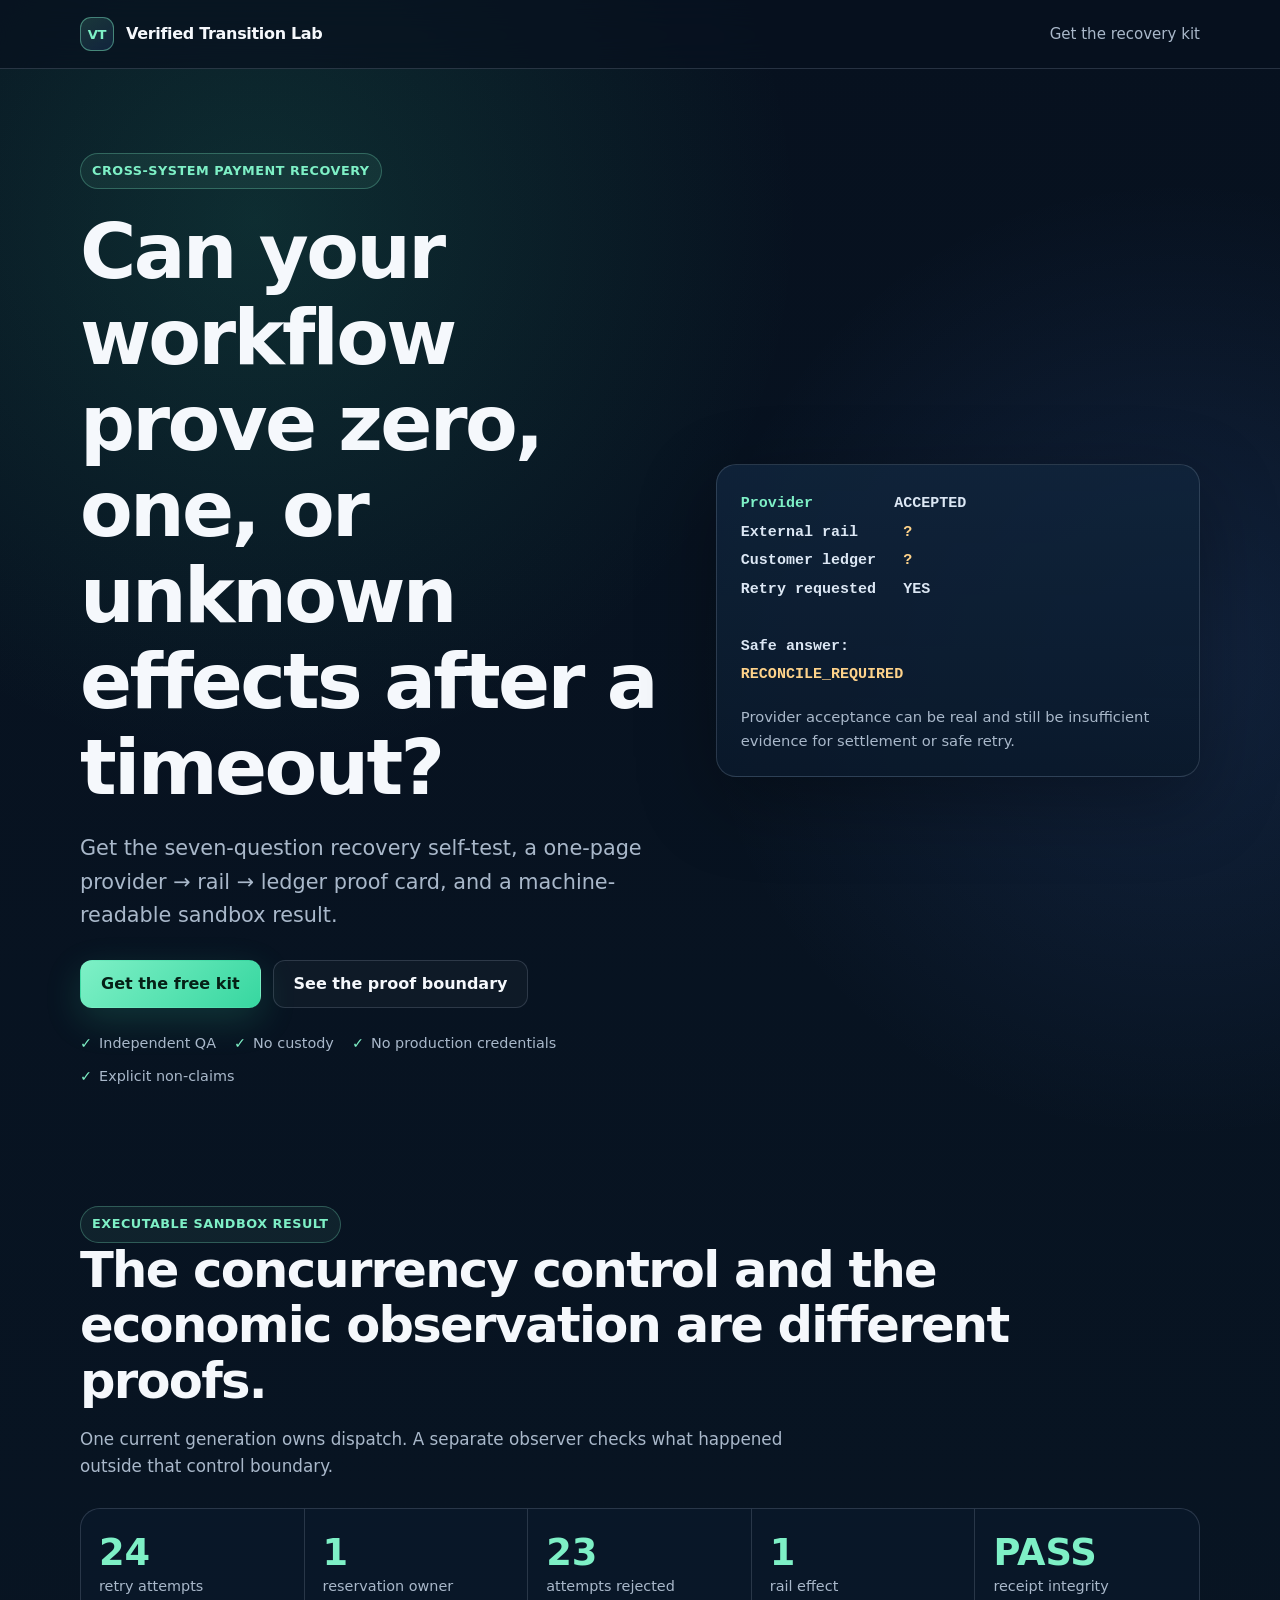
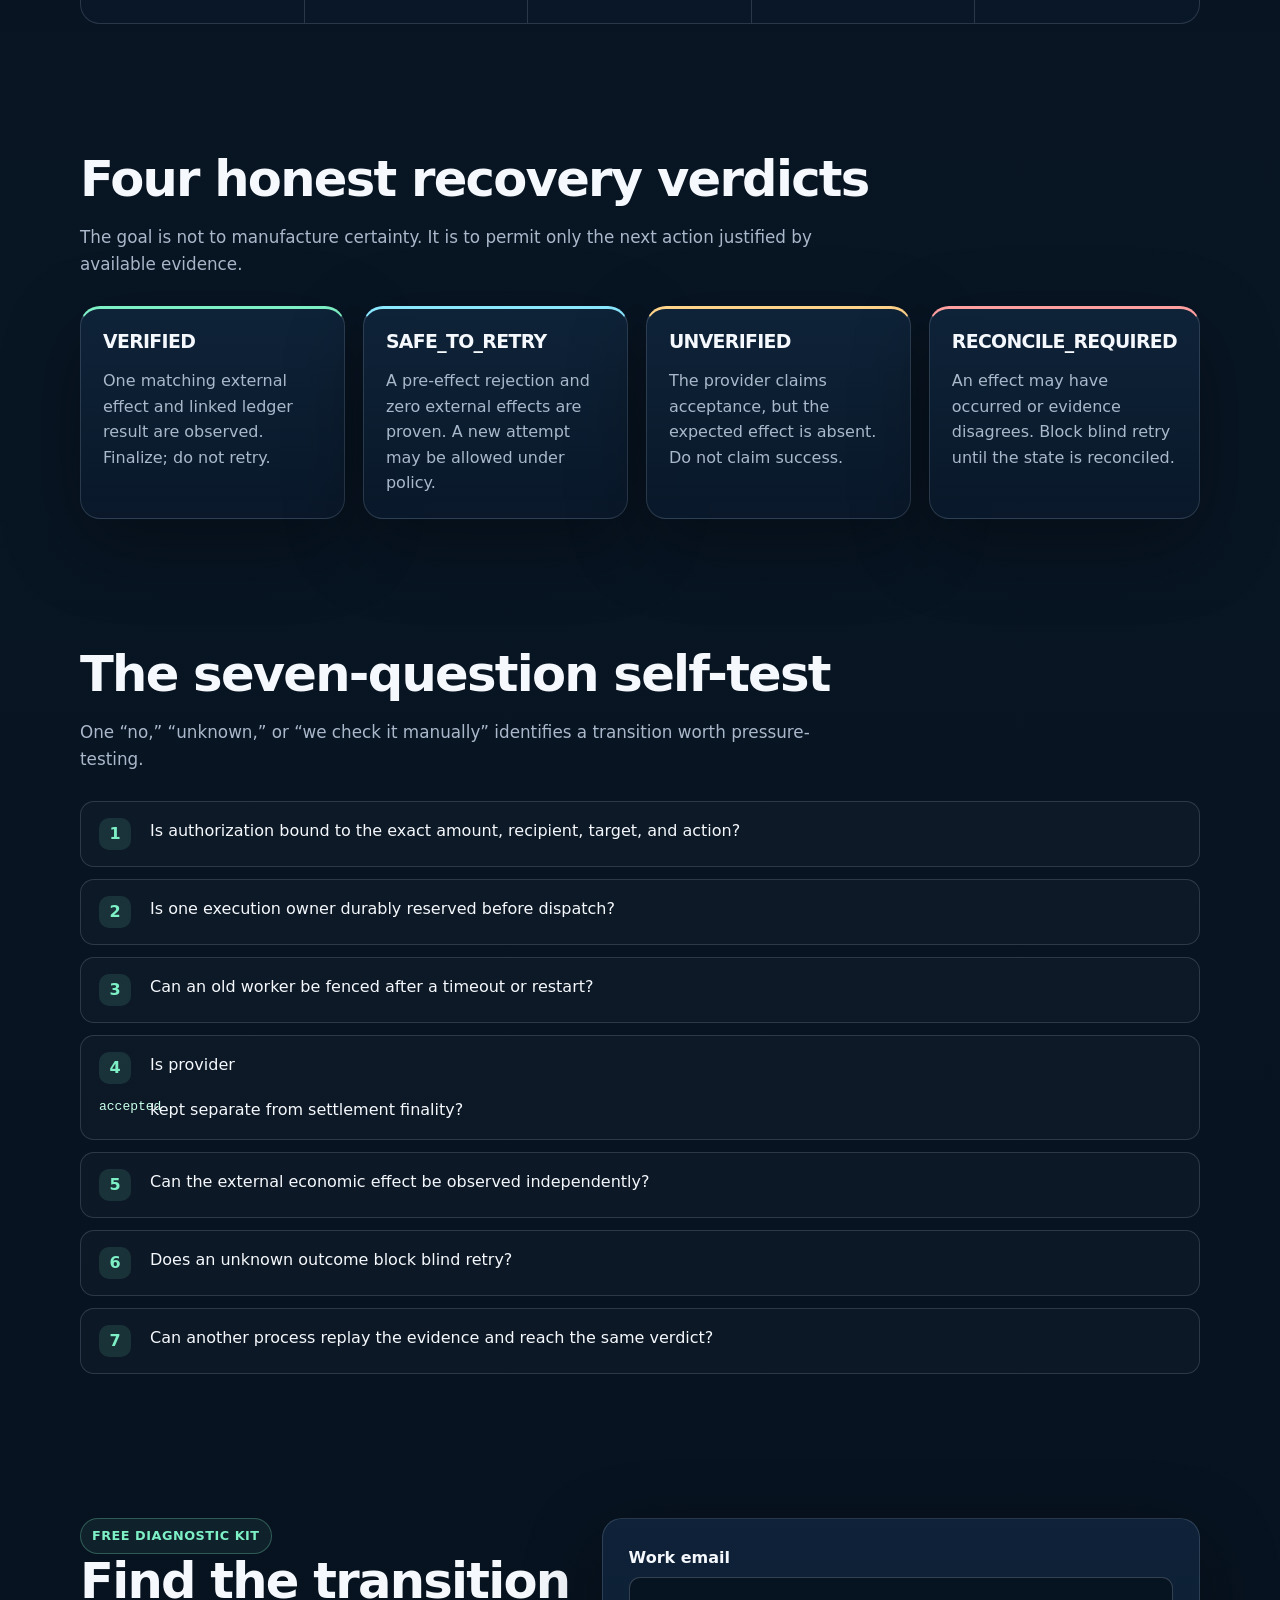
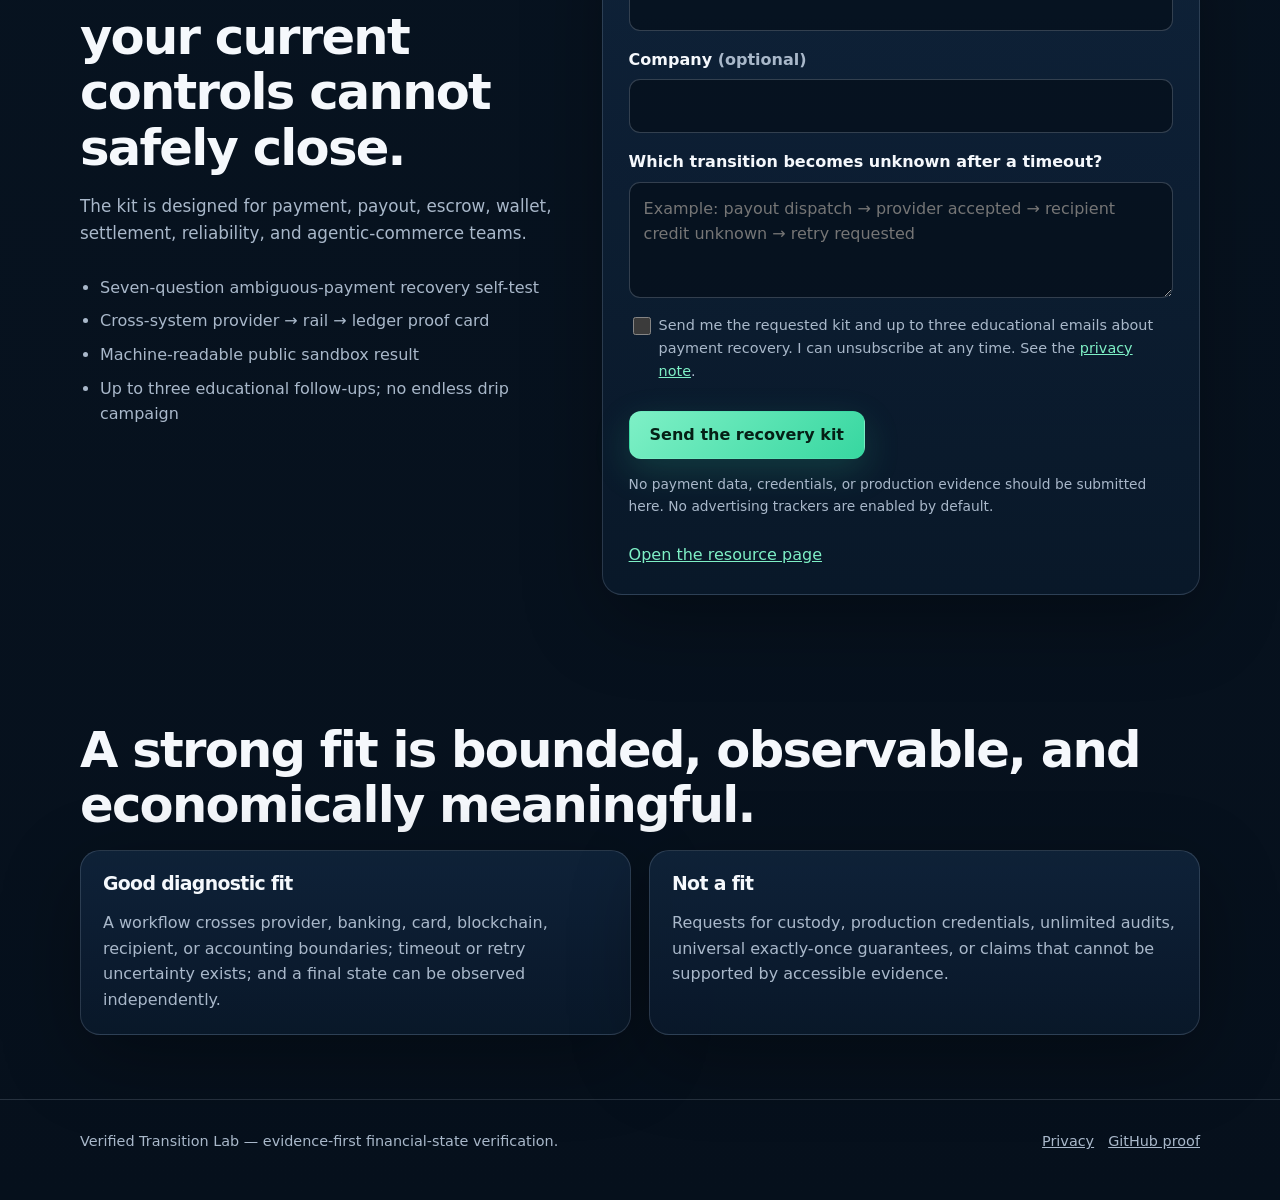
<file: site/index.html>
<!doctype html>
<html lang="en">
<head>
  <meta charset="utf-8">
  <meta name="viewport" content="width=device-width, initial-scale=1">
  <title>Ambiguous Payment Recovery Self-Test</title>
  <meta name="description" content="Can your payment workflow prove zero, one, or unknown economic effects after a timeout? Get the seven-question self-test, proof card, and machine-readable sandbox result.">
  <meta name="theme-color" content="#07111f">
  <meta property="og:title" content="Can your workflow prove what happened after a payment timeout?">
  <meta property="og:description" content="Get the seven-question recovery self-test and cross-system payment proof.">
  <meta property="og:type" content="website">
  <link rel="stylesheet" href="assets/styles.css">
  <script defer src="config.js"></script>
  <script defer src="assets/app.js"></script>
</head>
<body>
  <header class="site-header">
    <div class="container header-inner">
      <a class="brand" href="index.html" aria-label="Verified Transition Lab home">
        <span class="brand-mark" aria-hidden="true">VT</span>
        <span>Verified Transition Lab</span>
      </a>
      <a class="header-link" href="#get-kit">Get the recovery kit</a>
    </div>
  </header>

  <main>
    <section class="hero">
      <div class="container hero-grid">
        <div>
          <span class="eyebrow">Cross-system payment recovery</span>
          <h1>Can your workflow prove zero, one, or unknown effects after a timeout?</h1>
          <p class="lead">
            Get the seven-question recovery self-test, a one-page provider → rail → ledger proof card,
            and a machine-readable sandbox result.
          </p>
          <div class="hero-actions">
            <a class="button" href="#get-kit">Get the free kit</a>
            <a class="button secondary" href="#proof">See the proof boundary</a>
          </div>
          <div class="trust-line" aria-label="Trust boundaries">
            <span>Independent QA</span>
            <span>No custody</span>
            <span>No production credentials</span>
            <span>Explicit non-claims</span>
          </div>
        </div>

        <aside class="signal-card" aria-label="Ambiguous payment state">
          <pre><span class="accepted">Provider</span>         ACCEPTED
External rail     <span class="unknown">?</span>
Customer ledger   <span class="unknown">?</span>
Retry requested   YES

Safe answer:
<span class="unknown">RECONCILE_REQUIRED</span></pre>
          <p class="signal-caption">
            Provider acceptance can be real and still be insufficient evidence for settlement or safe retry.
          </p>
        </aside>
      </div>
    </section>

    <section id="proof">
      <div class="container">
        <span class="pill">Executable sandbox result</span>
        <h2>The concurrency control and the economic observation are different proofs.</h2>
        <p class="section-intro">
          One current generation owns dispatch. A separate observer checks what happened outside that control boundary.
        </p>
        <div class="proof-strip" role="list" aria-label="Headline proof metrics">
          <div class="metric" role="listitem"><strong>24</strong><span>retry attempts</span></div>
          <div class="metric" role="listitem"><strong>1</strong><span>reservation owner</span></div>
          <div class="metric" role="listitem"><strong>23</strong><span>attempts rejected</span></div>
          <div class="metric" role="listitem"><strong>1</strong><span>rail effect</span></div>
          <div class="metric" role="listitem"><strong>PASS</strong><span>receipt integrity</span></div>
        </div>
      </div>
    </section>

    <section aria-labelledby="verdict-heading">
      <div class="container">
        <h2 id="verdict-heading">Four honest recovery verdicts</h2>
        <p class="section-intro">
          The goal is not to manufacture certainty. It is to permit only the next action justified by available evidence.
        </p>
        <div class="grid-4">
          <article class="panel verdict">
            <h3>VERIFIED</h3>
            <p>One matching external effect and linked ledger result are observed. Finalize; do not retry.</p>
          </article>
          <article class="panel verdict safe">
            <h3>SAFE_TO_RETRY</h3>
            <p>A pre-effect rejection and zero external effects are proven. A new attempt may be allowed under policy.</p>
          </article>
          <article class="panel verdict unverified">
            <h3>UNVERIFIED</h3>
            <p>The provider claims acceptance, but the expected effect is absent. Do not claim success.</p>
          </article>
          <article class="panel verdict reconcile">
            <h3>RECONCILE_REQUIRED</h3>
            <p>An effect may have occurred or evidence disagrees. Block blind retry until the state is reconciled.</p>
          </article>
        </div>
      </div>
    </section>

    <section aria-labelledby="self-test-heading">
      <div class="container">
        <h2 id="self-test-heading">The seven-question self-test</h2>
        <p class="section-intro">One “no,” “unknown,” or “we check it manually” identifies a transition worth pressure-testing.</p>
        <ol class="self-test">
          <li>Is authorization bound to the exact amount, recipient, target, and action?</li>
          <li>Is one execution owner durably reserved before dispatch?</li>
          <li>Can an old worker be fenced after a timeout or restart?</li>
          <li>Is provider <code>accepted</code> kept separate from settlement finality?</li>
          <li>Can the external economic effect be observed independently?</li>
          <li>Does an unknown outcome block blind retry?</li>
          <li>Can another process replay the evidence and reach the same verdict?</li>
        </ol>
      </div>
    </section>

    <section id="get-kit" aria-labelledby="kit-heading">
      <div class="container optin-layout">
        <div>
          <span class="pill">Free diagnostic kit</span>
          <h2 id="kit-heading">Find the transition your current controls cannot safely close.</h2>
          <p class="section-intro">
            The kit is designed for payment, payout, escrow, wallet, settlement, reliability, and agentic-commerce teams.
          </p>
          <ul class="kit-list">
            <li>Seven-question ambiguous-payment recovery self-test</li>
            <li>Cross-system provider → rail → ledger proof card</li>
            <li>Machine-readable public sandbox result</li>
            <li>Up to three educational follow-ups; no endless drip campaign</li>
          </ul>
          <p class="partner-note" data-partner-note hidden></p>
        </div>

        <form class="form-card" data-optin-form>
          <div class="field">
            <label for="email">Work email</label>
            <input id="email" name="email" type="email" autocomplete="email" required>
          </div>
          <div class="field">
            <label for="company">Company <span class="muted">(optional)</span></label>
            <input id="company" name="company" type="text" autocomplete="organization">
          </div>
          <div class="field">
            <label for="transition">Which transition becomes unknown after a timeout?</label>
            <textarea id="transition" name="transition" required placeholder="Example: payout dispatch → provider accepted → recipient credit unknown → retry requested"></textarea>
          </div>

          <input type="hidden" name="ref">
          <input type="hidden" name="utm_source">
          <input type="hidden" name="utm_medium">
          <input type="hidden" name="utm_campaign">
          <input type="hidden" name="utm_content">
          <input type="hidden" name="utm_term">

          <label class="checkbox">
            <input name="consent" type="checkbox" value="yes" required>
            <span>
              Send me the requested kit and up to three educational emails about payment recovery.
              I can unsubscribe at any time. See the <a href="privacy.html">privacy note</a>.
            </span>
          </label>

          <div class="hero-actions">
            <button class="button" type="submit">Send the recovery kit</button>
          </div>
          <p class="form-note">
            No payment data, credentials, or production evidence should be submitted here.
            No advertising trackers are enabled by default.
          </p>
          <p class="status" data-form-status hidden aria-live="polite"></p>
          <a class="inline-link" data-fallback-link href="thanks.html" hidden>Open the resource page</a>
        </form>
      </div>
    </section>

    <section aria-labelledby="fit-heading">
      <div class="container">
        <h2 id="fit-heading">A strong fit is bounded, observable, and economically meaningful.</h2>
        <div class="grid-2">
          <article class="panel">
            <h3>Good diagnostic fit</h3>
            <p>
              A workflow crosses provider, banking, card, blockchain, recipient, or accounting boundaries;
              timeout or retry uncertainty exists; and a final state can be observed independently.
            </p>
          </article>
          <article class="panel">
            <h3>Not a fit</h3>
            <p>
              Requests for custody, production credentials, unlimited audits, universal exactly-once guarantees,
              or claims that cannot be supported by accessible evidence.
            </p>
          </article>
        </div>
      </div>
    </section>
  </main>

  <footer class="site-footer">
    <div class="container footer-inner">
      <span>Verified Transition Lab — evidence-first financial-state verification.</span>
      <nav class="footer-links" aria-label="Footer">
        <a href="privacy.html">Privacy</a>
        <a href="https://github.com/safal207/valta-pilot-lab">GitHub proof</a>
      </nav>
    </div>
  </footer>
</body>
</html>
</file>
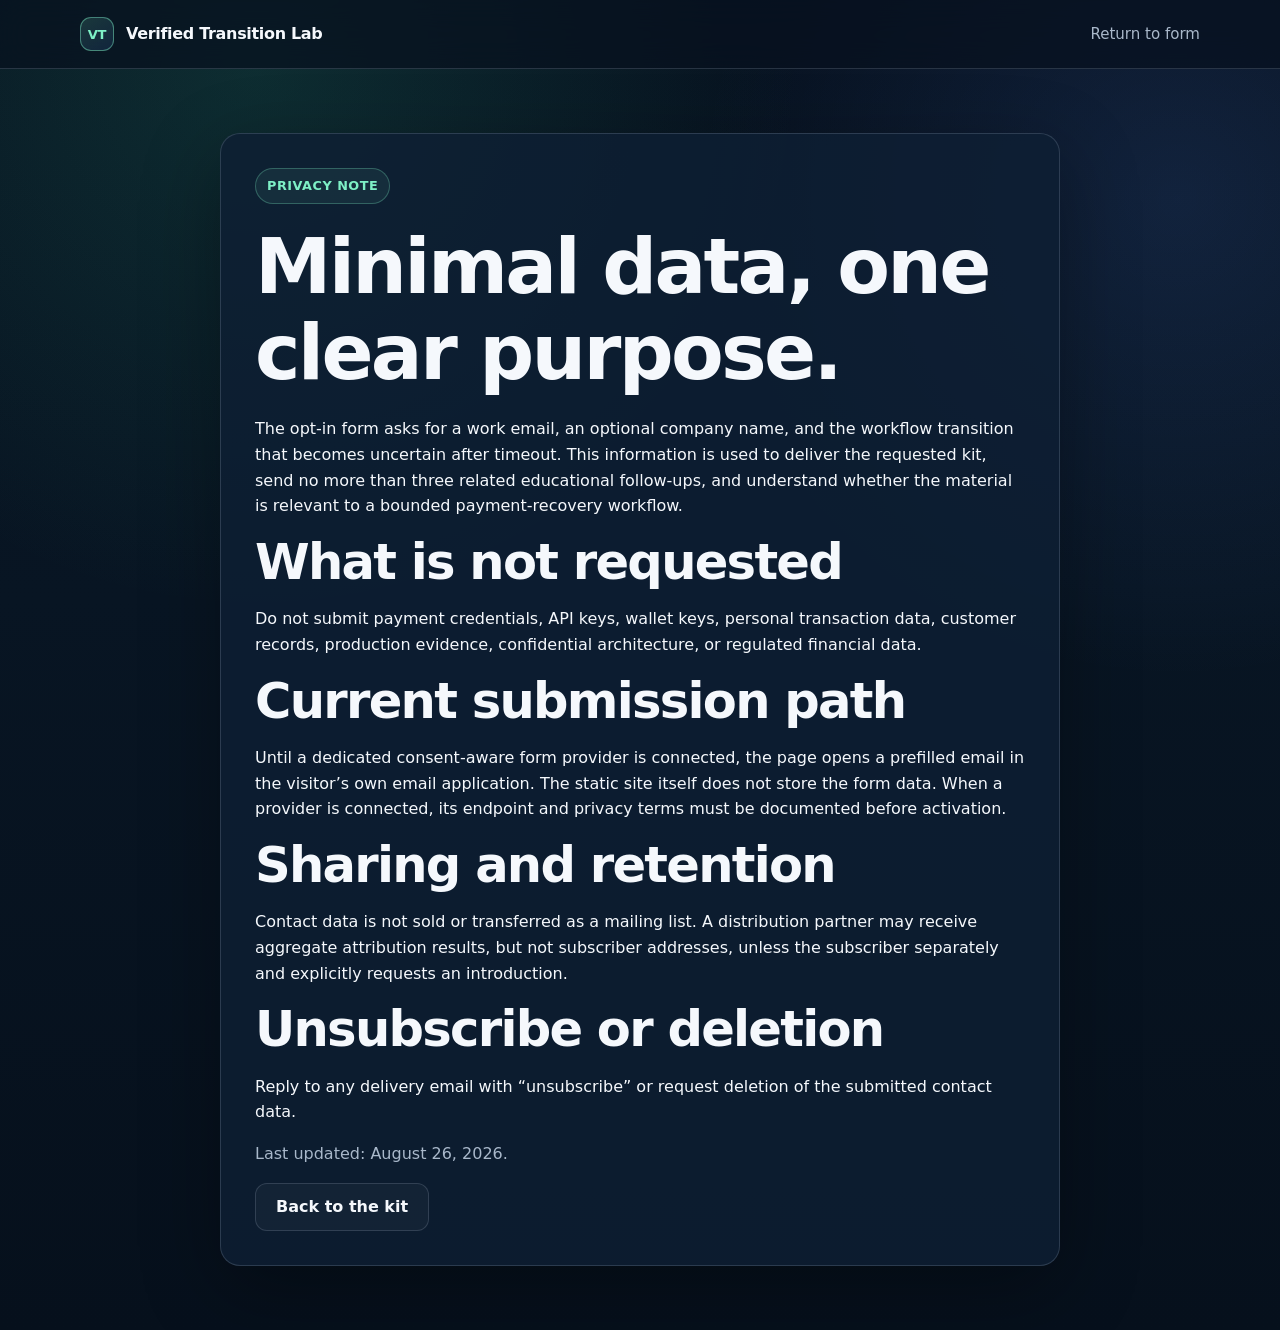
<file: site/privacy.html>
<!doctype html>
<html lang="en">
<head>
  <meta charset="utf-8">
  <meta name="viewport" content="width=device-width, initial-scale=1">
  <title>Privacy Note — Verified Transition Lab</title>
  <meta name="description" content="Privacy note for the Ambiguous Payment Recovery Kit.">
  <meta name="theme-color" content="#07111f">
  <link rel="stylesheet" href="assets/styles.css">
</head>
<body>
  <header class="site-header">
    <div class="container header-inner">
      <a class="brand" href="index.html">
        <span class="brand-mark" aria-hidden="true">VT</span>
        <span>Verified Transition Lab</span>
      </a>
      <a class="header-link" href="index.html#get-kit">Return to form</a>
    </div>
  </header>

  <main class="center-page">
    <article class="center-card">
      <span class="pill">Privacy note</span>
      <h1>Minimal data, one clear purpose.</h1>
      <p>
        The opt-in form asks for a work email, an optional company name, and the workflow transition
        that becomes uncertain after timeout. This information is used to deliver the requested kit,
        send no more than three related educational follow-ups, and understand whether the material
        is relevant to a bounded payment-recovery workflow.
      </p>
      <h2>What is not requested</h2>
      <p>
        Do not submit payment credentials, API keys, wallet keys, personal transaction data,
        customer records, production evidence, confidential architecture, or regulated financial data.
      </p>
      <h2>Current submission path</h2>
      <p>
        Until a dedicated consent-aware form provider is connected, the page opens a prefilled email
        in the visitor’s own email application. The static site itself does not store the form data.
        When a provider is connected, its endpoint and privacy terms must be documented before activation.
      </p>
      <h2>Sharing and retention</h2>
      <p>
        Contact data is not sold or transferred as a mailing list. A distribution partner may receive
        aggregate attribution results, but not subscriber addresses, unless the subscriber separately
        and explicitly requests an introduction.
      </p>
      <h2>Unsubscribe or deletion</h2>
      <p>
        Reply to any delivery email with “unsubscribe” or request deletion of the submitted contact data.
      </p>
      <p class="muted">Last updated: August 26, 2026.</p>
      <a class="button secondary" href="index.html#get-kit">Back to the kit</a>
    </article>
  </main>
</body>
</html>
</file>
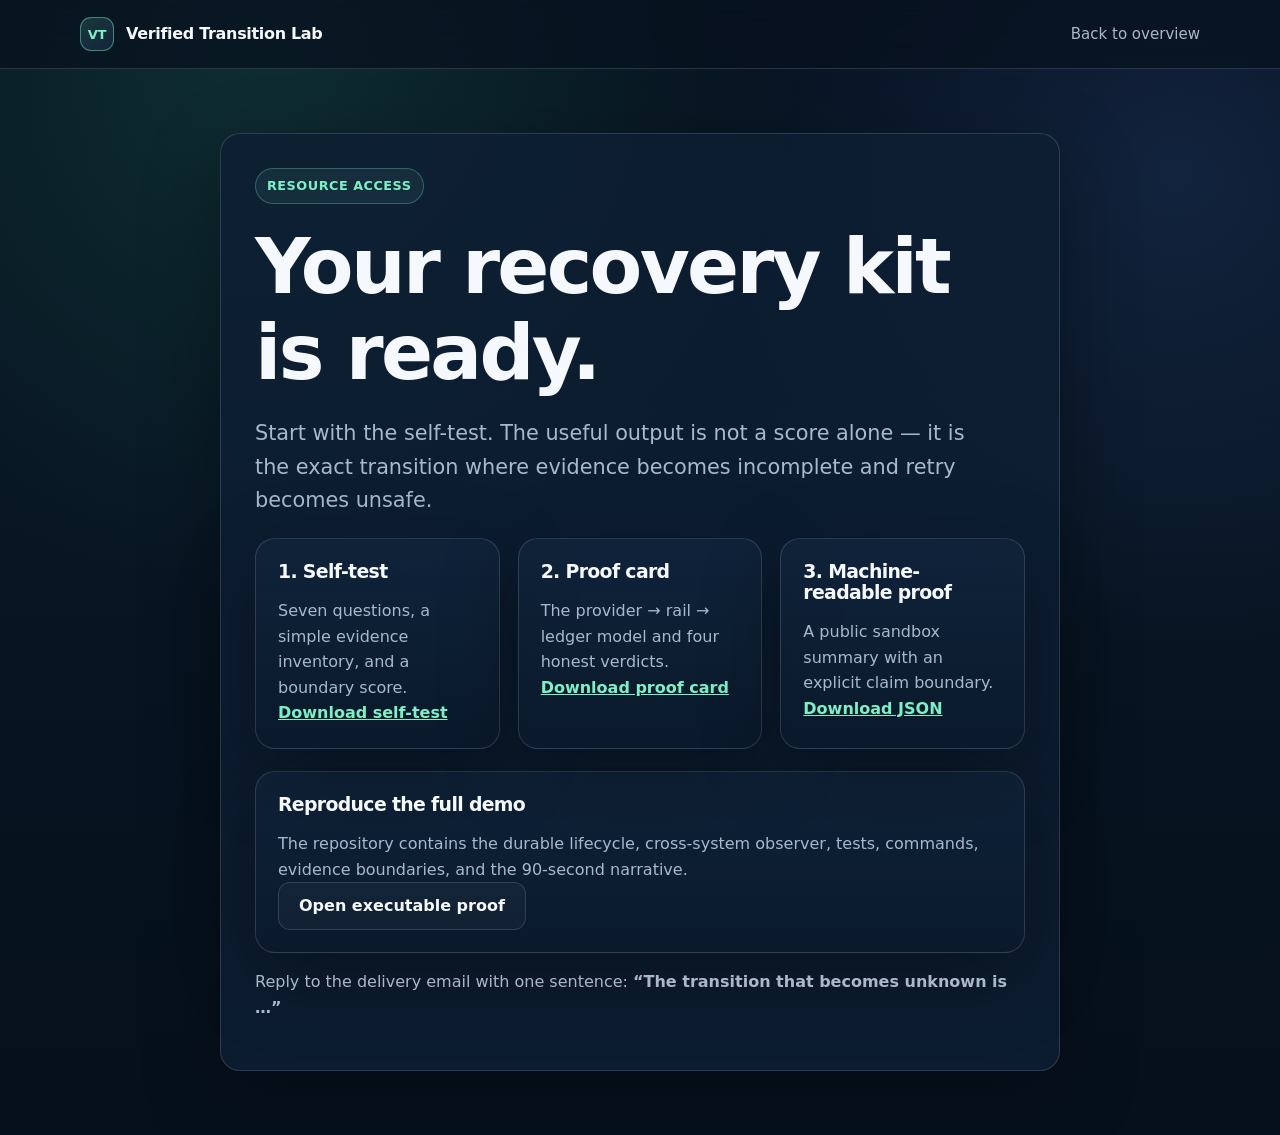
<file: site/thanks.html>
<!doctype html>
<html lang="en">
<head>
  <meta charset="utf-8">
  <meta name="viewport" content="width=device-width, initial-scale=1">
  <title>Your Ambiguous Payment Recovery Kit</title>
  <meta name="description" content="Download the ambiguous-payment recovery self-test, proof card, and machine-readable sandbox result.">
  <meta name="theme-color" content="#07111f">
  <link rel="stylesheet" href="assets/styles.css">
</head>
<body>
  <header class="site-header">
    <div class="container header-inner">
      <a class="brand" href="index.html">
        <span class="brand-mark" aria-hidden="true">VT</span>
        <span>Verified Transition Lab</span>
      </a>
      <a class="header-link" href="index.html">Back to overview</a>
    </div>
  </header>

  <main class="center-page">
    <section class="center-card">
      <span class="pill">Resource access</span>
      <h1>Your recovery kit is ready.</h1>
      <p class="lead">
        Start with the self-test. The useful output is not a score alone — it is the exact transition
        where evidence becomes incomplete and retry becomes unsafe.
      </p>

      <div class="resource-grid">
        <article class="resource-card">
          <h3>1. Self-test</h3>
          <p>Seven questions, a simple evidence inventory, and a boundary score.</p>
          <a href="downloads/ambiguous-payment-recovery-self-test.txt" download>Download self-test</a>
        </article>
        <article class="resource-card">
          <h3>2. Proof card</h3>
          <p>The provider → rail → ledger model and four honest verdicts.</p>
          <a href="downloads/cross-system-payment-proof-card.txt" download>Download proof card</a>
        </article>
        <article class="resource-card">
          <h3>3. Machine-readable proof</h3>
          <p>A public sandbox summary with an explicit claim boundary.</p>
          <a href="downloads/cross-system-proof-sample.json" download>Download JSON</a>
        </article>
      </div>

      <div class="panel" style="margin-top: 22px;">
        <h3>Reproduce the full demo</h3>
        <p>
          The repository contains the durable lifecycle, cross-system observer, tests, commands,
          evidence boundaries, and the 90-second narrative.
        </p>
        <a class="button secondary" href="https://github.com/safal207/valta-pilot-lab/tree/main/prototypes/verify_action">
          Open executable proof
        </a>
      </div>

      <p class="muted">
        Reply to the delivery email with one sentence:
        <strong>“The transition that becomes unknown is …”</strong>
      </p>
    </section>
  </main>
</body>
</html>
</file>
<file: site/assets/styles.css>
:root {
  color-scheme: dark;
  --bg: #07111f;
  --bg-soft: #0c1a2c;
  --panel: rgba(14, 31, 52, 0.82);
  --panel-strong: #10243b;
  --text: #f5f8fc;
  --muted: #a9b8ca;
  --line: rgba(169, 184, 202, 0.2);
  --accent: #7ef0c6;
  --accent-strong: #37d7a0;
  --warning: #ffd38a;
  --danger: #ff9f9f;
  --shadow: 0 24px 80px rgba(0, 0, 0, 0.32);
  --radius: 20px;
  --max: 1120px;
}

* {
  box-sizing: border-box;
}

html {
  scroll-behavior: smooth;
}

body {
  margin: 0;
  min-height: 100vh;
  font-family: Inter, ui-sans-serif, system-ui, -apple-system, BlinkMacSystemFont, "Segoe UI", sans-serif;
  background:
    radial-gradient(circle at 20% 5%, rgba(55, 215, 160, 0.14), transparent 34rem),
    radial-gradient(circle at 92% 15%, rgba(88, 145, 255, 0.13), transparent 30rem),
    linear-gradient(180deg, #07111f 0%, #081523 45%, #06101c 100%);
  color: var(--text);
  line-height: 1.6;
}

a {
  color: var(--accent);
}

a:hover,
a:focus-visible {
  color: #b9ffe5;
}

img,
svg {
  max-width: 100%;
}

.container {
  width: min(calc(100% - 32px), var(--max));
  margin-inline: auto;
}

.site-header {
  border-bottom: 1px solid var(--line);
  background: rgba(7, 17, 31, 0.72);
  backdrop-filter: blur(16px);
  position: sticky;
  top: 0;
  z-index: 10;
}

.header-inner {
  min-height: 68px;
  display: flex;
  align-items: center;
  justify-content: space-between;
  gap: 16px;
}

.brand {
  display: inline-flex;
  align-items: center;
  gap: 12px;
  color: var(--text);
  text-decoration: none;
  font-weight: 760;
  letter-spacing: -0.02em;
}

.brand-mark {
  width: 34px;
  height: 34px;
  display: grid;
  place-items: center;
  border: 1px solid rgba(126, 240, 198, 0.45);
  border-radius: 11px;
  background: linear-gradient(145deg, rgba(126, 240, 198, 0.16), rgba(88, 145, 255, 0.12));
  color: var(--accent);
  font-size: 0.82rem;
}

.header-link {
  color: var(--muted);
  text-decoration: none;
  font-size: 0.94rem;
}

.hero {
  padding: 84px 0 54px;
}

.hero-grid {
  display: grid;
  grid-template-columns: minmax(0, 1.1fr) minmax(320px, 0.9fr);
  gap: 44px;
  align-items: center;
}

.eyebrow,
.pill {
  display: inline-flex;
  align-items: center;
  gap: 8px;
  padding: 7px 11px;
  border: 1px solid rgba(126, 240, 198, 0.28);
  border-radius: 999px;
  background: rgba(126, 240, 198, 0.07);
  color: var(--accent);
  font-size: 0.8rem;
  font-weight: 700;
  letter-spacing: 0.04em;
  text-transform: uppercase;
}

h1,
h2,
h3 {
  line-height: 1.12;
  letter-spacing: -0.035em;
}

h1 {
  max-width: 820px;
  margin: 20px 0;
  font-size: clamp(2.5rem, 6vw, 5.4rem);
}

h2 {
  margin: 0 0 16px;
  font-size: clamp(1.8rem, 4vw, 3.1rem);
}

h3 {
  margin: 0 0 10px;
  font-size: 1.18rem;
}

.lead {
  max-width: 720px;
  color: var(--muted);
  font-size: clamp(1.05rem, 2vw, 1.3rem);
}

.hero-actions {
  display: flex;
  flex-wrap: wrap;
  gap: 12px;
  margin-top: 28px;
}

.button {
  display: inline-flex;
  min-height: 48px;
  align-items: center;
  justify-content: center;
  padding: 0 20px;
  border: 1px solid transparent;
  border-radius: 12px;
  background: linear-gradient(135deg, var(--accent), var(--accent-strong));
  color: #052016;
  font: inherit;
  font-weight: 800;
  text-decoration: none;
  cursor: pointer;
  box-shadow: 0 12px 36px rgba(55, 215, 160, 0.18);
}

.button:hover,
.button:focus-visible {
  color: #03150f;
  transform: translateY(-1px);
}

.button.secondary {
  border-color: var(--line);
  background: rgba(255, 255, 255, 0.03);
  color: var(--text);
  box-shadow: none;
}

.button:disabled {
  cursor: wait;
  opacity: 0.65;
  transform: none;
}

.trust-line {
  display: flex;
  flex-wrap: wrap;
  gap: 10px 18px;
  margin-top: 24px;
  color: var(--muted);
  font-size: 0.9rem;
}

.trust-line span::before {
  content: "✓";
  margin-right: 7px;
  color: var(--accent);
}

.signal-card,
.panel,
.form-card,
.resource-card {
  border: 1px solid var(--line);
  border-radius: var(--radius);
  background: linear-gradient(180deg, rgba(16, 36, 59, 0.9), rgba(10, 25, 43, 0.88));
  box-shadow: var(--shadow);
}

.signal-card {
  padding: 24px;
}

.signal-card pre {
  margin: 0;
  overflow-x: auto;
  color: #dce7f4;
  font: 600 0.94rem/1.9 ui-monospace, SFMono-Regular, Menlo, Consolas, monospace;
  white-space: pre-wrap;
}

.signal-card .unknown {
  color: var(--warning);
}

.signal-card .accepted {
  color: var(--accent);
}

.signal-caption {
  margin: 16px 0 0;
  color: var(--muted);
  font-size: 0.92rem;
}

section {
  padding: 64px 0;
}

.section-intro {
  max-width: 760px;
  margin-bottom: 28px;
  color: var(--muted);
  font-size: 1.05rem;
}

.proof-strip {
  display: grid;
  grid-template-columns: repeat(5, 1fr);
  overflow: hidden;
  border: 1px solid var(--line);
  border-radius: var(--radius);
  background: rgba(10, 25, 43, 0.75);
}

.metric {
  padding: 24px 18px;
  border-right: 1px solid var(--line);
}

.metric:last-child {
  border-right: 0;
}

.metric strong {
  display: block;
  color: var(--accent);
  font-size: clamp(1.55rem, 3vw, 2.3rem);
  line-height: 1.1;
}

.metric span {
  color: var(--muted);
  font-size: 0.9rem;
}

.grid-4,
.grid-2,
.resource-grid {
  display: grid;
  gap: 18px;
}

.grid-4 {
  grid-template-columns: repeat(4, 1fr);
}

.grid-2 {
  grid-template-columns: repeat(2, 1fr);
}

.resource-grid {
  grid-template-columns: repeat(3, 1fr);
}

.panel,
.resource-card {
  padding: 22px;
}

.panel p,
.resource-card p {
  margin-bottom: 0;
  color: var(--muted);
}

.verdict {
  border-top: 3px solid var(--accent);
}

.verdict.safe {
  border-top-color: #8be8ff;
}

.verdict.unverified {
  border-top-color: var(--warning);
}

.verdict.reconcile {
  border-top-color: var(--danger);
}

.self-test {
  counter-reset: question;
  display: grid;
  gap: 12px;
  padding: 0;
  list-style: none;
}

.self-test li {
  counter-increment: question;
  display: grid;
  grid-template-columns: 38px 1fr;
  gap: 13px;
  align-items: start;
  padding: 16px 18px;
  border: 1px solid var(--line);
  border-radius: 14px;
  background: rgba(255, 255, 255, 0.025);
}

.self-test li::before {
  content: counter(question);
  width: 32px;
  height: 32px;
  display: grid;
  place-items: center;
  border-radius: 10px;
  background: rgba(126, 240, 198, 0.12);
  color: var(--accent);
  font-weight: 800;
}

.optin-layout {
  display: grid;
  grid-template-columns: minmax(0, 0.9fr) minmax(360px, 1.1fr);
  gap: 32px;
  align-items: start;
}

.kit-list {
  padding-left: 20px;
  color: var(--muted);
}

.kit-list li {
  margin: 8px 0;
}

.form-card {
  padding: 26px;
}

.field {
  display: grid;
  gap: 7px;
  margin-bottom: 16px;
}

.field label,
.field legend {
  font-weight: 700;
}

input,
textarea {
  width: 100%;
  border: 1px solid rgba(169, 184, 202, 0.28);
  border-radius: 11px;
  background: rgba(5, 14, 25, 0.72);
  color: var(--text);
  font: inherit;
  padding: 13px 14px;
}

textarea {
  min-height: 116px;
  resize: vertical;
}

input:focus,
textarea:focus {
  border-color: var(--accent);
  outline: 3px solid rgba(126, 240, 198, 0.12);
}

.checkbox {
  display: grid;
  grid-template-columns: 20px 1fr;
  gap: 10px;
  align-items: start;
  color: var(--muted);
  font-size: 0.9rem;
}

.checkbox input {
  width: 18px;
  height: 18px;
  margin-top: 3px;
  accent-color: var(--accent-strong);
}

.form-note,
.partner-note,
.status {
  color: var(--muted);
  font-size: 0.86rem;
}

.partner-note {
  color: var(--accent);
}

.status {
  margin: 14px 0 0;
  padding: 11px 13px;
  border-radius: 10px;
  background: rgba(255, 255, 255, 0.04);
}

.status[data-kind="success"] {
  color: var(--accent);
  background: rgba(126, 240, 198, 0.08);
}

.status[data-kind="error"] {
  color: #ffd0d0;
  background: rgba(255, 159, 159, 0.08);
}

.inline-link {
  display: inline-block;
  margin-top: 12px;
}

.site-footer {
  padding: 30px 0 46px;
  border-top: 1px solid var(--line);
  color: var(--muted);
  font-size: 0.9rem;
}

.footer-inner {
  display: flex;
  flex-wrap: wrap;
  justify-content: space-between;
  gap: 14px 22px;
}

.footer-links {
  display: flex;
  flex-wrap: wrap;
  gap: 14px;
}

.footer-links a {
  color: var(--muted);
}

.center-page {
  min-height: calc(100vh - 69px);
  display: grid;
  place-items: center;
  padding: 64px 0;
}

.center-card {
  width: min(calc(100% - 32px), 840px);
  padding: 34px;
  border: 1px solid var(--line);
  border-radius: var(--radius);
  background: var(--panel);
  box-shadow: var(--shadow);
}

.resource-card a {
  font-weight: 800;
}

.muted {
  color: var(--muted);
}

code {
  color: #c9ffeb;
}

@media (max-width: 920px) {
  .hero-grid,
  .optin-layout {
    grid-template-columns: 1fr;
  }

  .proof-strip {
    grid-template-columns: repeat(2, 1fr);
  }

  .metric {
    border-bottom: 1px solid var(--line);
  }

  .grid-4 {
    grid-template-columns: repeat(2, 1fr);
  }

  .resource-grid {
    grid-template-columns: 1fr;
  }
}

@media (max-width: 620px) {
  .hero {
    padding-top: 56px;
  }

  .header-link {
    display: none;
  }

  .proof-strip,
  .grid-4,
  .grid-2 {
    grid-template-columns: 1fr;
  }

  .metric {
    border-right: 0;
  }

  section {
    padding: 48px 0;
  }

  .form-card,
  .center-card {
    padding: 22px;
  }
}

@media (prefers-reduced-motion: reduce) {
  html {
    scroll-behavior: auto;
  }

  *,
  *::before,
  *::after {
    transition: none !important;
  }
}
</file>
